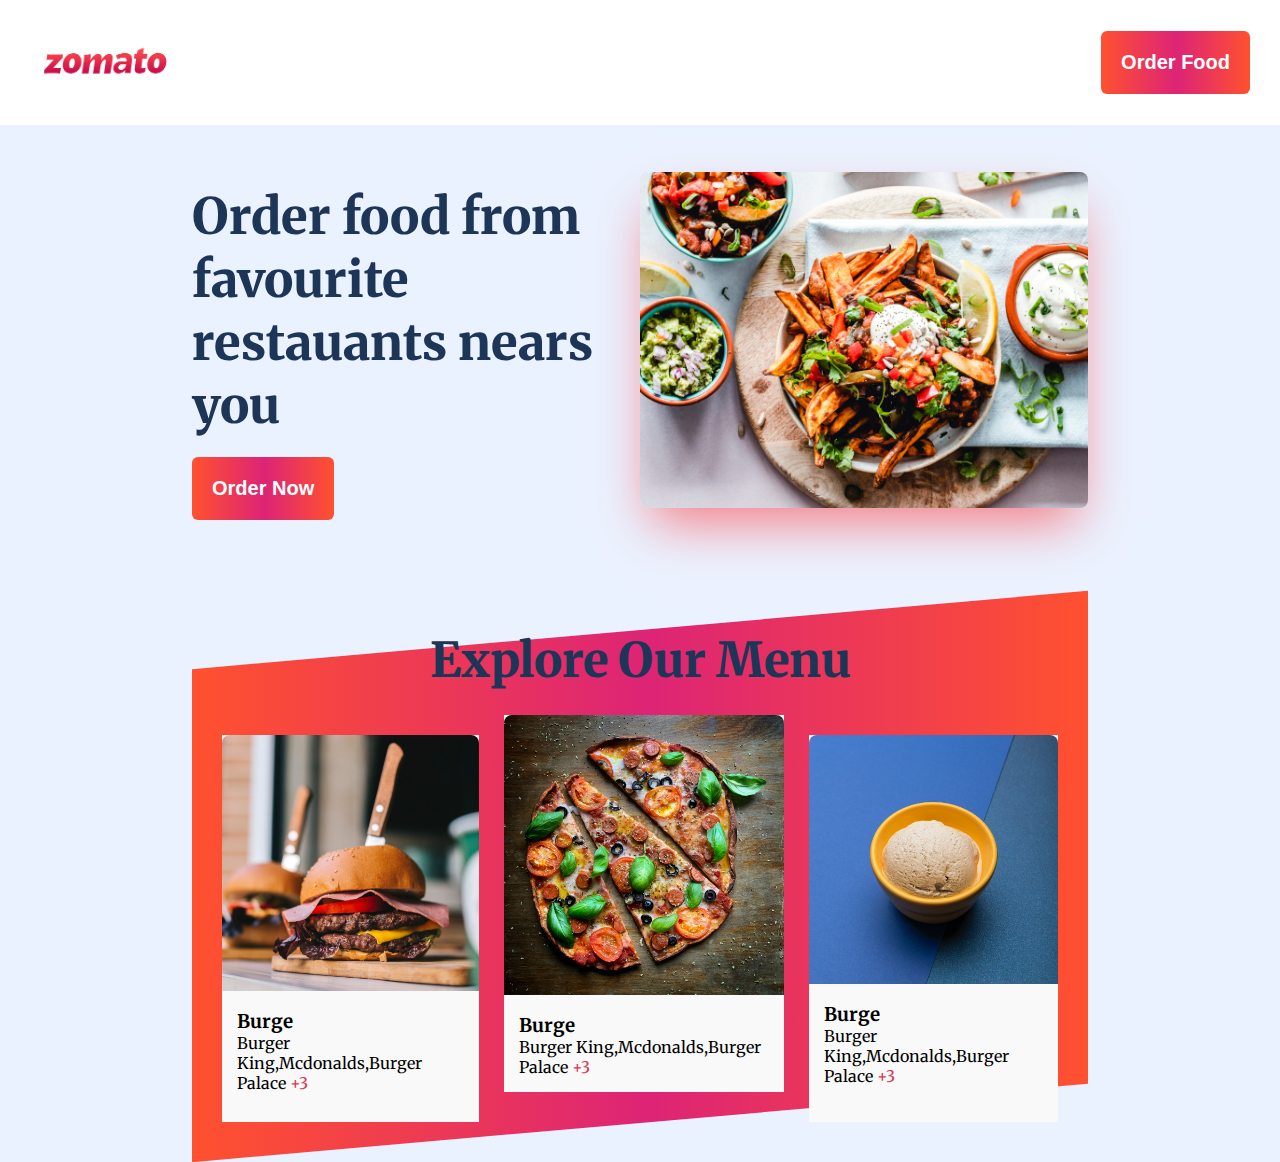
<file: index.html>
<!DOCTYPE html>
<html>
  <head>
    <meta name="viewport" content="width=device-width,initial-scale=1.0">
    <link rel="preconnect "href="https://fonts.googleleapis.com">
    <link rel="preconnect" href="https://fonts.gstatic.com"crossorigin>
    <link href="https://fonts.googleapis.com/css2?family=Merriweather:ital,wght@0,300;0,400;0,700;0,900;1,300;1,400;1,700;1,900&display=swap" rel="stylesheet">
    <link rel="stylesheet" href="style.css">
    <title>webpage</title>
  </head>
  <body>
    <header>
      <nav class="navbar">
        <div class="navbar_brand">
          <img src="assets/logo.png" alt="logo" class="navbar_logo">
        </div>
        <div class="navbar_nav_items">
          <button class="nav_item button_primary">Order Food</button>

        </div>
      </nav>
    </header>
    <main class="container">
      <!--hero section-->
      <section class="hero_container">
        <div class="hero_image_container">
          <img src="assets/hero.jpg" alt="hero image" class="hero_image">
        </div>
        <div class="hero_description">
          <h1  class="hero_text">
          Order food from favourite restauants nears you
          </h1>
          <button class="button_primary">Order Now</button>
        </div>
      </section>
      <br>
      <br>
      <br>
      <br>
<!--Explore menu-->
<section class="explore_menu_container">
  <h1 class="explore_menu_text">Explore Our Menu</h1>
  <div class="explore_menu_gradient_bg">
  </div>
  <div class="explore_menu_lists">
    <!--burger-->
    <div class="food_card" >
      <div class="food_card_image_container">
        <img src="assets/burger.png" alt="burger" class="food_image">
      </div>
      <div class="food_card_description">
        <h3 class="food_title">Burge</h3>
        <p>Burger King,Mcdonalds,Burger Palace <span style="color:#d83a56;">+3</span></p>
      </div>
    </div>
    <!--Pizza-->
    <div class="food_card" id="pizza_card">
      <div class="food_card_image_container">
        <img src="assets/pizza.png" alt="burger" class="food_image">
      </div>
      <div class="food_card_description">
        <h3 class="food_title">Burge</h3>
        <p>Burger King,Mcdonalds,Burger Palace <span style="color:#d83a56;">+3</span></p>
      </div>
    </div>
    <!--Ice cream-->
    <div class="food_card">
      <div class="food_card_image_container">
        <img src="assets/icecream.png" alt="burger" class="food_image">
      </div>
      <div class="food_card_description">
        <h3 class="food_title">Burge</h3>
        <p>Burger King,Mcdonalds,Burger Palace <span style="color:#d83a56;">+3</span></p>
      </div>
    </div>
    </div>
</section>
    </main>
  </body>
</html>
</file>
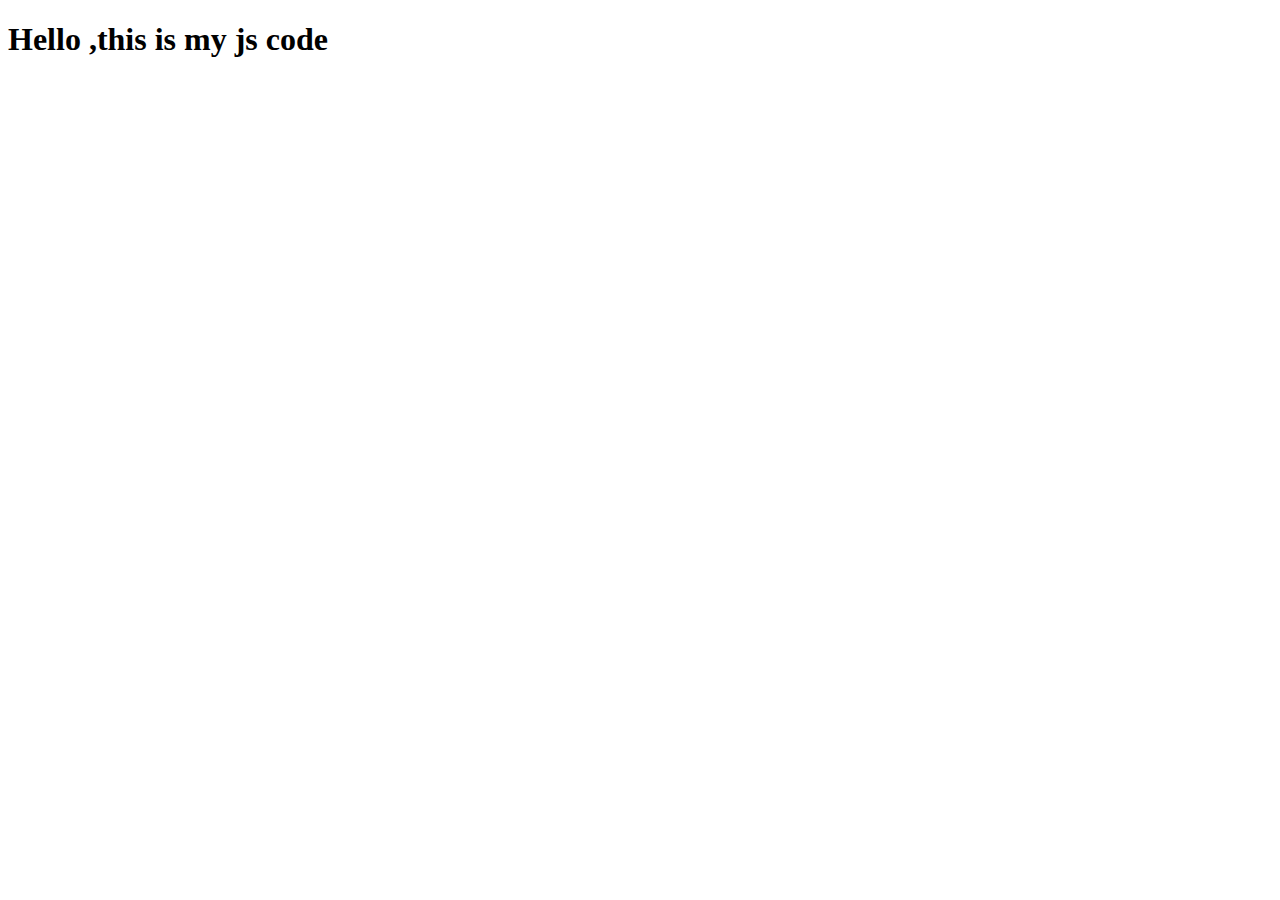
<file: index1.html>
<!DOCTYPE html>
<html>
  <head>
    <meta name="viewport" content="width=device-width,initial-scale=1.0">
    <!--<link rel="stylesheet" href="style1.css">-->
    <title>webpage</title>
  </head>
  <body>
<!--<h2>Link</h2>
<hr>
<a href="####">Google</a>
<br>
<br>
<a href="###">Facebook</a>
<br>
<br>
<a href="##">Youtube</a>
<br>
<br>
<a href="#">Whatsapp</a>
<br>
<br>
<a href="#####">yahoo!</a>
<hr>
<div class="container">
 <div class="box1">
    <h3>box1 heading</h3>
    <p>box1 paragraph1</p>
    <p>box1 paragraph2</p>
    <p>box1 paragraph3</p>
    <p>box1 paragraph4</p>
  </div>
  <p>container paragraph1</p>
  <p>container paragraph2</p>
  <div class="box2">
  <p>box2 paragraph1</p>
    <p>box2 paragraph2</p>
    <p>box2 paragraph3</p>
    <p>box2 paragraph4</p>

  </div>
</div>
<div class="container">
  <p>box1 paragraph1</p>
  <p>box1 paragraph1</p>
  <p>box1 paragraph1</p>
  <p>box1 paragraph1</p>
  <p>box1 paragraph1</p>
  <p>box1 paragraph1</p>
  <p>box1 paragraph1</p>
  <p>box1 paragraph1</p>
  <p>box1 paragraph1</p>
  <p>box1 paragraph1</p>
  <p>box1 paragraph1</p>
  <p>box1 paragraph1</p>
  <p>box1 paragraph1</p>
  <p>box1 paragraph1</p>
  <p>box1 paragraph1</p>
</div>-->
<!--<div class="box">-->


<h1>Hello ,this is my js code</h1>
<script>
   console.console.log("Hello, this code is from my html file");
</script>
</div>
</body>
</html>
</file>
<file: style.css>
* {
  margin:0;
  padding :0;
}

body {
  font-family: 'Merriweather',serif;
  background-color: #ebf2ff;
}

.navbar {
  display: flex;
  align-items: center;
  justify-content: space-around;
  background-color: #fff;
}

.navbar_brand {
  width: 100px;
}

.navbar_logo {
  width: 100%;
}

.button_primary {
  background-image: linear-gradient(to right,
    #ff512f 0%,
    #dd2476 51%,
    #ff512f 100%);
    color: #fff;
    border: none;
    padding: 12px;
    border-radius: 6px;
    font-weight: 600;
  }

  .button_primary:hover {
  background-position: right-center;
  border:2px solid #ff6767;
  cursor: pointer;

}

.container {
  max-width: 100%;
  padding: 20px;
  margin:0 auto;
}

.hero_image_container {
  width: 100%;
}

.hero_image {
  width: 100%;
  border-radius: 8px;
  box-shadow: 0 25px 50px -12px rgba(255, 0, 0, 0.5);
}

.hero_text {
  font-weight: 800;
  font-size: 30px;
  margin : 20px 0;
  color: #1d3557;
}

.food_card_image_container {
  width: 100%;
}

.food_card_description {
  padding: 15px;
}

.food_card {
  background-color: #f9f9f9;
}

.food_image {
  width: 100%;
  border-radius: 8px 8px 0 0 ;
}

.explore_menu_text {
  margin-top: 30px;
  margin-bottom: 20px;
  text-align: center;
  color: #1d3557;
  font-size: 30px;
  font-weight: 800;
}

@media(min-width:768px) {
  .explore_menu_lists {
    margin-top: 45px;
    display: flex;
    gap: 15px;
    padding: 0 30px;
  }
  .explore_menu_container {
    position: relative;
  }

  .explore_menu_gradient_bg {
    position: absolute;
    top: 0;
    left: 0;
    width: 100%;
    height: 100%;
    background-image: linear-gradient(to right,
      #ff512f 0%,
      #dd2476 51%,
      #ff512f 100%
      );
      z-index: -3;
      transform: skewY(-5deg);
    }

      #pizza_card {
        margin-bottom: 30px;
        margin-top: -20px;
      }
  .navbar {
    justify-content: space-between;
    padding: 10px 30px;
  }
  .hero_container {
    margin-top: 20px;
    display: flex;
    flex-direction: row-reverse;
    align-items: center;
  }
}

@media(min-width: 1024px)
 {
.container {
  max-width: 70%
}
.explore_menu_lists {
  gap:25px;
}
.navbar_brand {
  width: 150px;
}
.button_primary {
  padding: 20px;
  font-size: 20px;
}
.hero_description {
  width: 100%;
}
.hero_text {
  font-size: 50px;
}
.explore_menu_text {
  font-size: 48px;
}
}
</file>
<file: style1.css>
{
  margin: 0;
  padding: 0;
}

a:link  {
  color: green;
}
a:visited {
  color: red;
}

a:active {
  color: blue;
}

a:hover {
  color: yellow;
}


.container p:nth-child(2) {
  color: red;
}


/*.container p:nth-child(2n) {
  color: red;
}

.container p:nth-child(2n+1) {
  color: green;
}

p::before  {
  content:"hello";
  background-color: red;
  color:#fff;
  display: block;
}

p::after  {
  content: "world";
  background-color: green;
  color:#fff;
  display: block;
}

div {
  width: 100px;
  height: 100px;
  margin: 100px auto;
  background-color: red;
  /*transition-property: all;
  transition-delay: 1s;
  transition-duration: 0.5s;*/
/* transition: all 0.5s;
}

div:hover {
  width: 250px;
  height: 250px;
  border-radius: 50%; /*to make circle from square*/
/*  background-color: green;/* color also changes  when it hover*/
/*  transform: rotate(180deg);
} */

.box {
  width:100px;
  height:100px;
  border: 1px solid black;
  animation: 10s abc infinite ;
  animation-delay: 2s;
}

@keyframes abc {
20% {
  margin-left: 500px;
  background-color: red; /* from 50% change color to red and then after 100% of time color changes to black i.e, abt 10s changes to black */
}
50% {
  margin-left: 500px;
  background-color: black;
  transform: rotate(30deg);
  border-radius: 50%;
}
}
</file>
